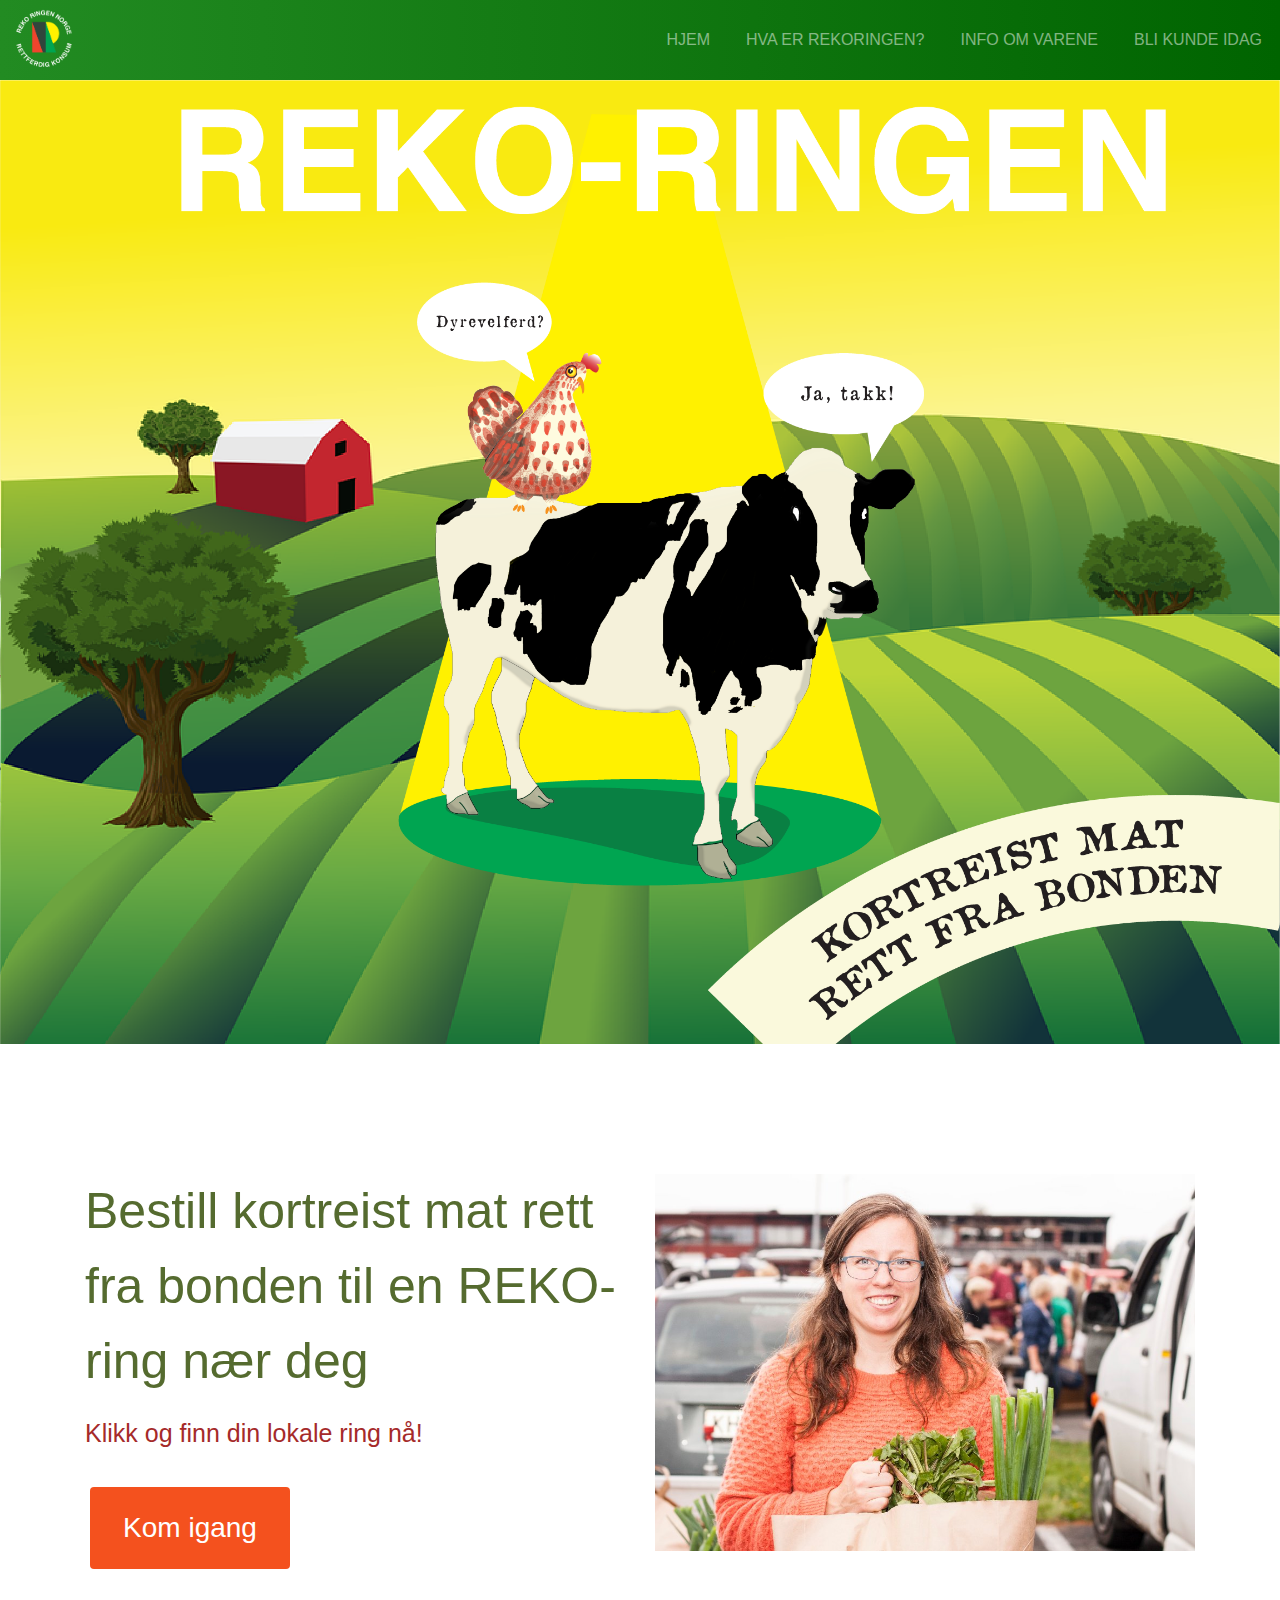
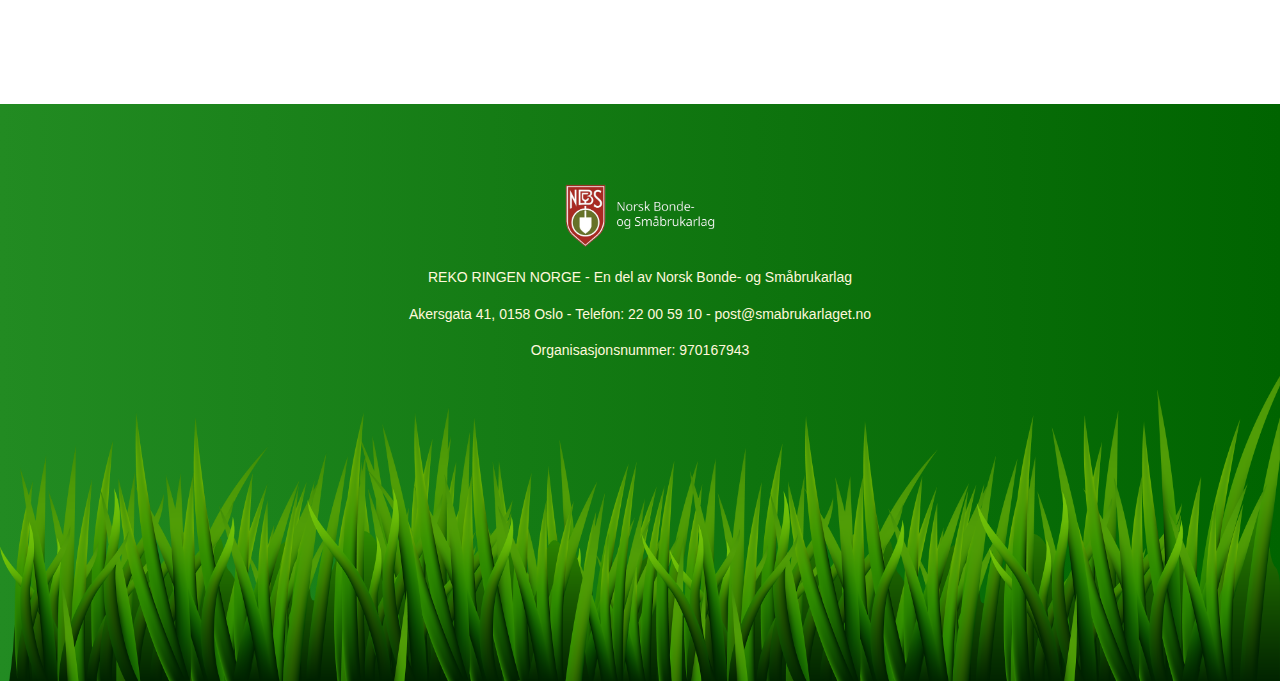
<file: index.html>
<!DOCTYPE html>
<html>
<head>
        <title> Rekoringen Norge - Rettferdig konsum</title>
        <link rel="stylesheet" href="style.css">
        <link rel="stylesheet" href="https://stackpath.bootstrapcdn.com/bootstrap/4.4.1/css/bootstrap.min.css" integrity="sha384-Vkoo8x4CGsO3+Hhxv8T/Q5PaXtkKtu6ug5TOeNV6gBiFeWPGFN9MuhOf23Q9Ifjh" crossorigin="anonymous">
        <script src="https://code.jquery.com/jquery-3.4.1.slim.min.js" integrity="sha384-J6qa4849blE2+poT4WnyKhv5vZF5SrPo0iEjwBvKU7imGFAV0wwj1yYfoRSJoZ+n" crossorigin="anonymous"></script>
        <script src="https://stackpath.bootstrapcdn.com/bootstrap/4.4.1/js/bootstrap.min.js" integrity="sha384-wfSDF2E50Y2D1uUdj0O3uMBJnjuUD4Ih7YwaYd1iqfktj0Uod8GCExl3Og8ifwB6" crossorigin="anonymous"></script>
        <meta name="viewport" content="width=device-width, initial-scale=1.0">

        
    </head>
    
    <body>
        
<section id="nav-bar">   
<nav class="navbar navbar-expand-lg navbar-dark">
  <a class="navbar-brand" href="index.html"><img src="logo.png "></a>
  <button class="navbar-toggler" type="button" data-toggle="collapse" data-target="#navbarNav" aria-controls="navbarNav" aria-expanded="false" aria-label="Toggle navigation">
    <span class="navbar-toggler-icon"></span>
  </button>
  <div class="collapse navbar-collapse" id="navbarNav">
    <ul class="navbar-nav ml-auto">
      <li class="nav-item">
        <a class="nav-link" href="index.html">HJEM</a>
      </li>
      <li class="nav-item">
        <a class="nav-link" href="om.html">HVA ER REKORINGEN?</a>
      </li>
         <li class="nav-item">
        <a class="nav-link" href="varer.html">INFO OM VARENE</a>
      </li>
      <li class="nav-item">
        <a class="nav-link" href="order.html">BLI KUNDE IDAG</a>
      </li>
    </ul>
  </div>
</nav>
</section>
        
    
<!------------------banner-home section---------------------->
    
<section id="banner-home">
<img src="forsidebilde.png" class="front-image">
</section>
        
<!----------------banner-home2 section---------------------->

<section id="banner-home2">
<div class="container"> 
<div class="row">
<div class="col-md-6">
<p class="promo-title" "text-justify"> Bestill kortreist mat rett fra bonden til en REKO-ring nær deg </p>
<p class="promo-title-small" "text-justify">Klikk og finn din lokale ring nå! </p>
    <a href="https://www.google.com/maps/d/viewer?mid=1xvx6CIa6i406wG7z2u01wupMVp3avF7J&ll=64.49448399808931%2C17.546440899999993&z=5" target="_blank"> <button class="button" style="vertical-align:middle"><span>Kom igang</span></button></a>
</div>
<div class="col-md-6 text center">
    <img src="dame_pose.jpg" class="img-dame">

</div>
</div>    
</div>
</section>       
    

<!----------------footer section---------------------->
<section id="footer">
<div class="container fluid bg-3 text-center">
<div class="footer-box">
<p></p>
<img src="logo-nbs.png"> 
<p class="footer-text"> REKO RINGEN NORGE - En del av Norsk Bonde- og Småbrukarlag </p>
<p></p>
    <p class="footer-text"> Akersgata 41, 0158 Oslo - Telefon: 22 00 59 10 - post@smabrukarlaget.no</p>
    <p class="footer-text">Organisasjonsnummer: 970167943 </p>
</div>
</div>      
 
<img src="gress.png" class="grassborder-img">
</section> 
            


</body>
</html>
</file>
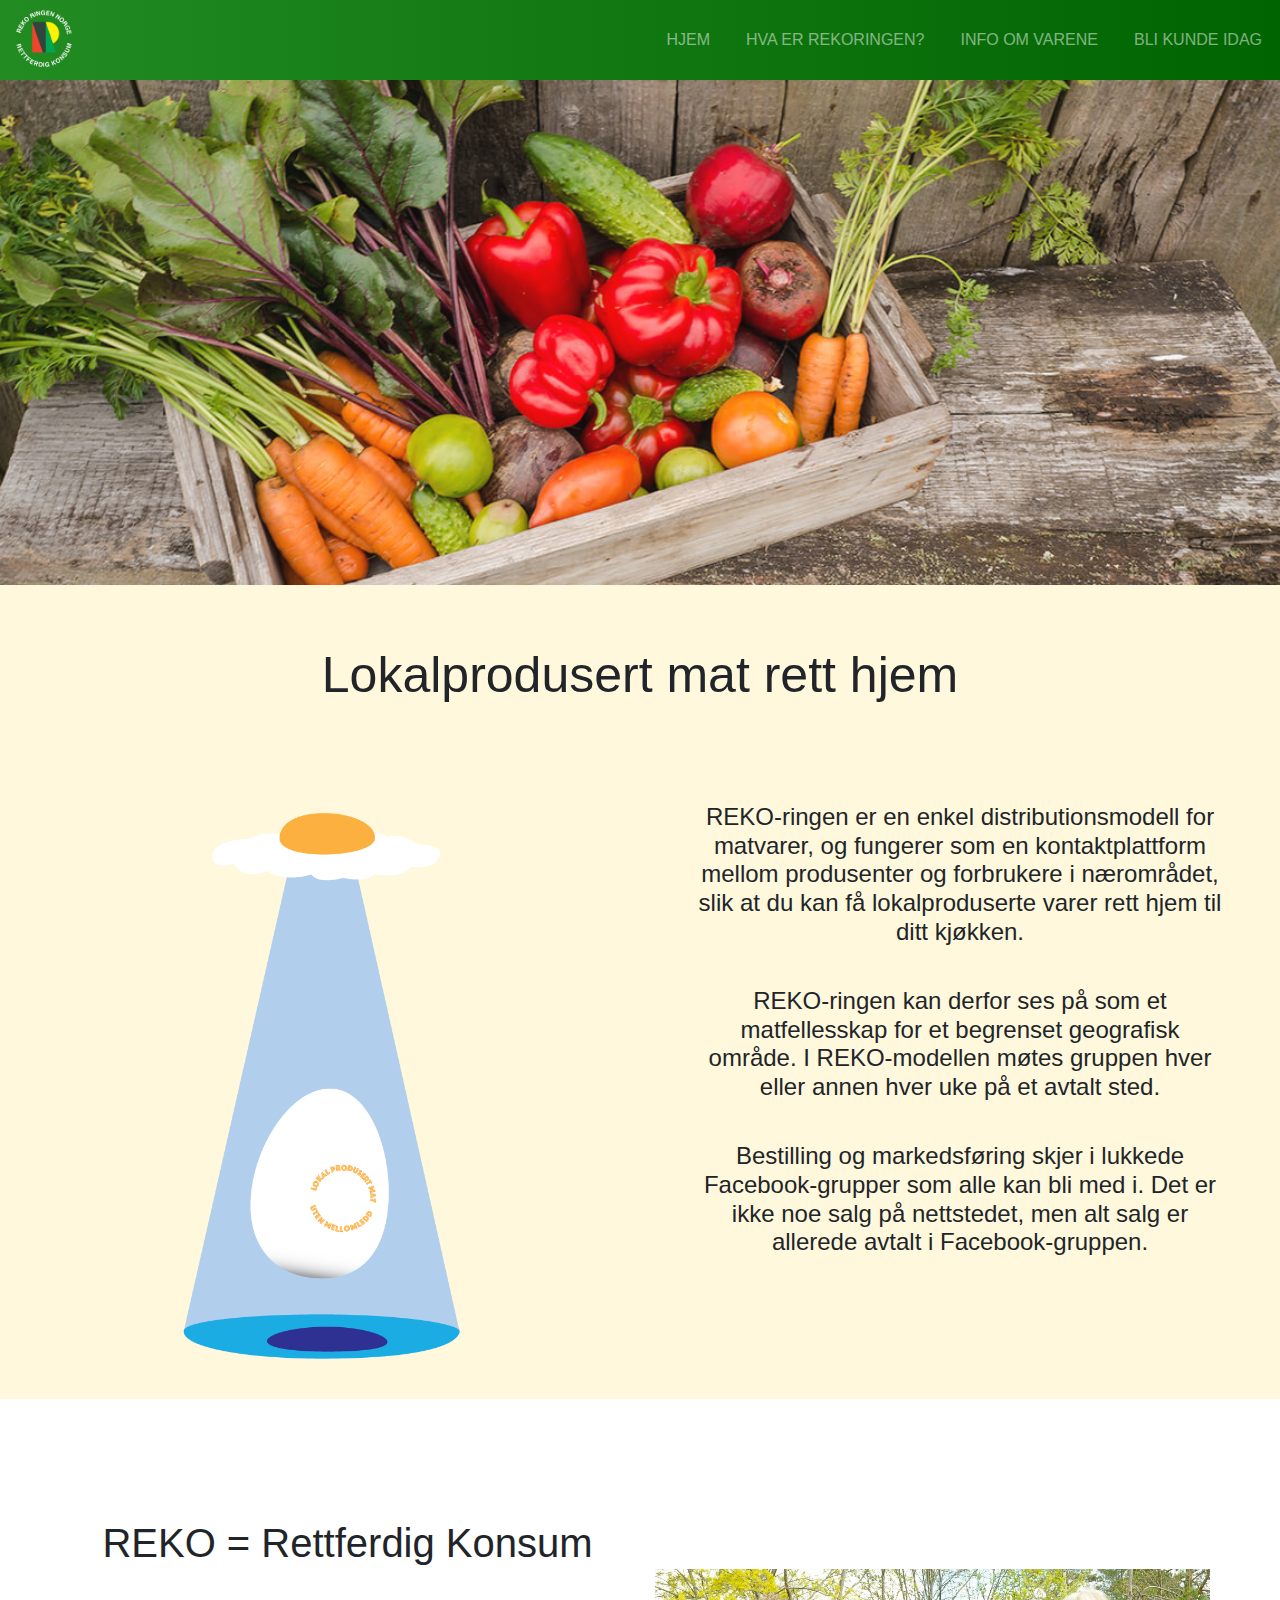
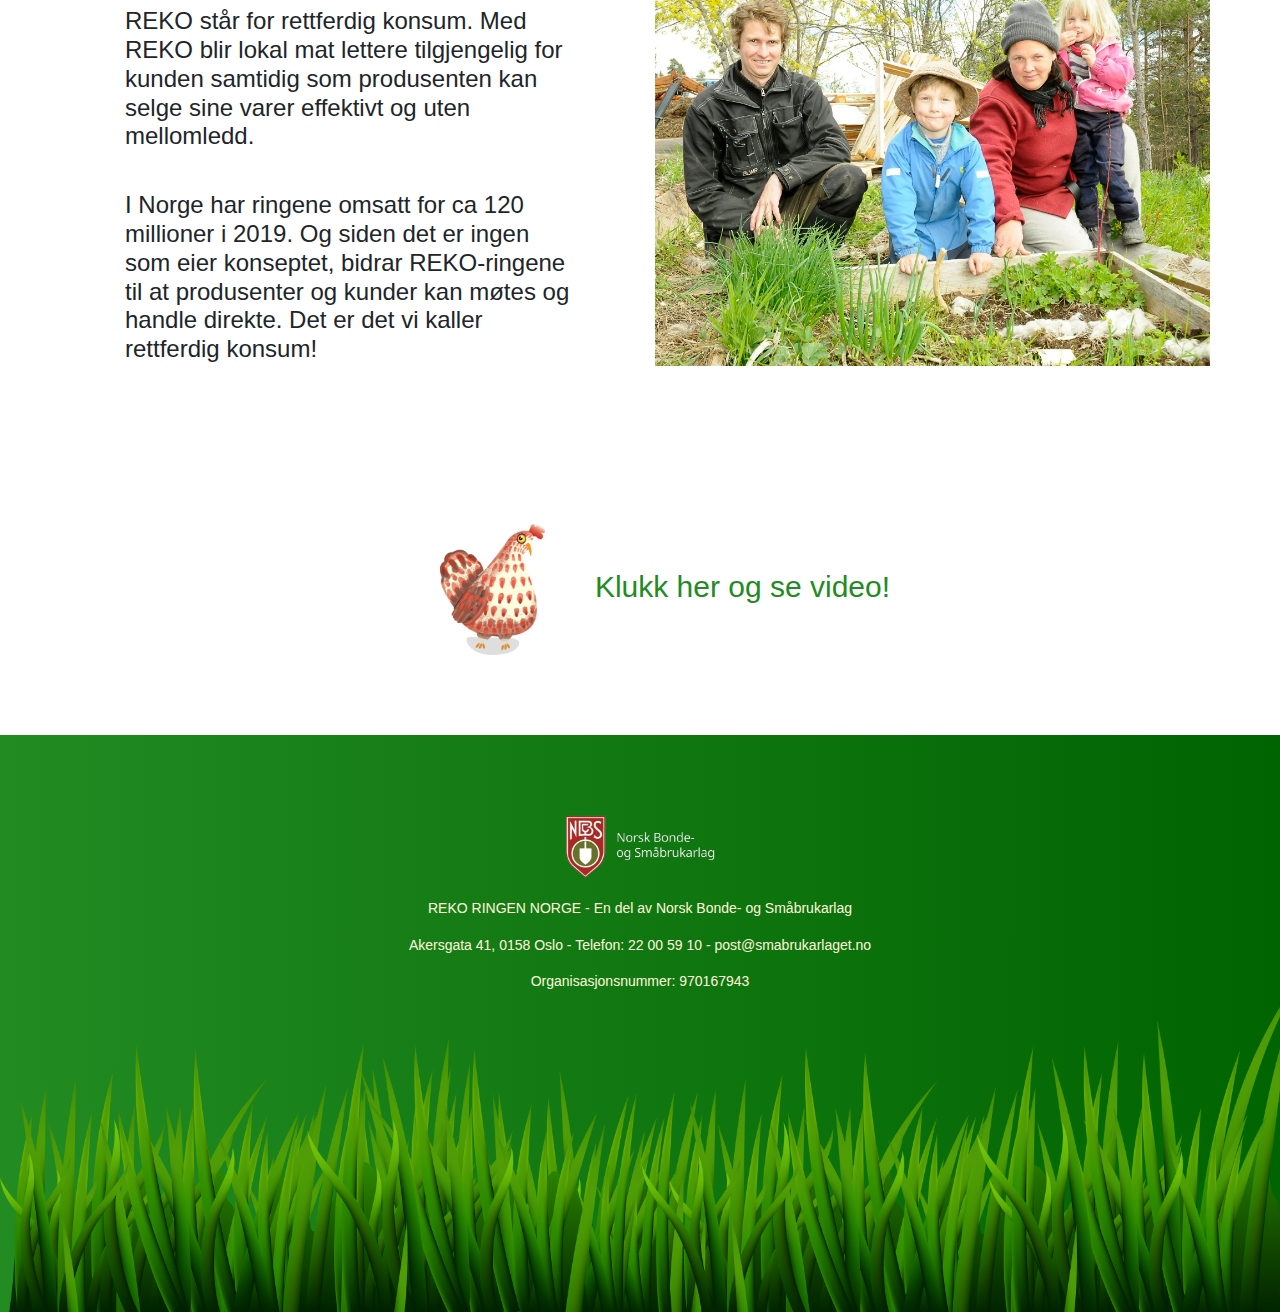
<file: om.html>
<!DOCTYPE html>
<html>
<head>
        <title> Rekoringen Norge - Om </title>
        <link rel="stylesheet" href="style.css">
        <link rel="stylesheet" href="https://stackpath.bootstrapcdn.com/bootstrap/4.4.1/css/bootstrap.min.css" integrity="sha384-Vkoo8x4CGsO3+Hhxv8T/Q5PaXtkKtu6ug5TOeNV6gBiFeWPGFN9MuhOf23Q9Ifjh" crossorigin="anonymous">
        <script src="https://code.jquery.com/jquery-3.4.1.slim.min.js" integrity="sha384-J6qa4849blE2+poT4WnyKhv5vZF5SrPo0iEjwBvKU7imGFAV0wwj1yYfoRSJoZ+n" crossorigin="anonymous"></script>
        <script src="https://stackpath.bootstrapcdn.com/bootstrap/4.4.1/js/bootstrap.min.js" integrity="sha384-wfSDF2E50Y2D1uUdj0O3uMBJnjuUD4Ih7YwaYd1iqfktj0Uod8GCExl3Og8ifwB6" crossorigin="anonymous"></script>
        
    </head>
    
    <body>

        
<section id="nav-bar">   
<nav class="navbar navbar-expand-lg navbar-dark">
  <a class="navbar-brand" href="index.html"><img src="logo.png"></a>
  <button class="navbar-toggler" type="button" data-toggle="collapse" data-target="#navbarNav" aria-controls="navbarNav" aria-expanded="false" aria-label="Toggle navigation">
    <span class="navbar-toggler-icon"></span>
  </button>
  <div class="collapse navbar-collapse" id="navbarNav">
    <ul class="navbar-nav ml-auto">
      <li class="nav-item">
        <a class="nav-link" href="index.html">HJEM</a>
      </li>
      <li class="nav-item">
        <a class="nav-link" href="om.html">HVA ER REKORINGEN?</a>
      </li>
         <li class="nav-item">
        <a class="nav-link" href="varer.html">INFO OM VARENE</a>
      </li>
      <li class="nav-item">
        <a class="nav-link" href="order.html">BLI KUNDE IDAG</a>
      </li>
    </ul>
  </div>
</nav>
</section>

<!-------------------banner about------------------------>

<section id="banner-om">
<img src="colorful-vegetables.jpg" class="banner-om-image">
</section>
        
<!-------------------section about------------------------>

<section id="about">
<div class="container-fluid bg-3 text-center">
<h2 class="about-title" "text-justify">Lokalprodusert mat rett hjem</h2> 
<div class="row"> 
<div class="col-md-6 about">
<div class="img-circle"><img src="egg.png" class="about-img"></div>  
</div>
<div class="col-md-6 about">
<h4 class="about-text" "text-justify">REKO-ringen er en enkel distributionsmodell for matvarer, og fungerer som en kontaktplattform mellom produsenter og forbrukere i nærområdet, slik at du kan få lokalproduserte varer rett hjem til ditt kjøkken. </h4>

<h4 class="about-text" "text-justify">
REKO-ringen kan derfor ses på som et matfellesskap for et begrenset geografisk område. I REKO-modellen møtes gruppen hver eller annen hver uke på et avtalt sted. </h4>
    
<h4 class="about-text" "text-justify">   Bestilling og markedsføring skjer i lukkede Facebook-grupper som alle kan bli med i. Det er ikke noe salg på nettstedet, men alt salg er allerede avtalt i Facebook-gruppen.</h4> 
 
</div>    
</div>
</div>
</section>


        
<!----------------------section history--------------->
        
        
<section id="history">
<div class="row"> 
<div class="col-md-6 about">
<div class="container">
<h1 class="history-title text-center">REKO = Rettferdig Konsum </h1>
<h4 class="order-text" "text-justify">
</h4>

<h4 class="history-text" "text-justify">REKO står for rettferdig konsum. Med REKO blir lokal mat lettere tilgjengelig for kunden samtidig som produsenten kan selge sine varer effektivt og uten mellomledd.</h4>
<h4 class="history-text" "text-justify"> I Norge har ringene omsatt for ca 120 millioner i 2019. Og siden det er ingen som eier konseptet, bidrar REKO-ringene til at produsenter og kunder kan møtes og handle direkte. Det er det vi kaller rettferdig konsum! </h4>
</div>
</div>
    
<div class="col-md-6 about">
<img src="familie_produsent.jpg" class="history-img">

</div>
</div>
</section>

<!-----------------video----------------->

<section id="video">
<div class="container">
<center><a href="https://www.youtube.com/watch?v=JeAEpHCQvOc&feature=youtu.be" target="_blank"><img src="ckickAsset%206@5x.png" class="play-btn" >Klukk her og se video!</a></center>
</div> 
    </section>

        

<!----------------footer section---------------------->
    
<section id="footer">
<div class="container fluid bg-3 text-center">
<div class="footer-box">
<p></p>
<img src="logo-nbs.png"> 
<p class="footer-text"> REKO RINGEN NORGE - En del av Norsk Bonde- og Småbrukarlag </p>
<p></p>
    <p class="footer-text"> Akersgata 41, 0158 Oslo - Telefon: 22 00 59 10 - post@smabrukarlaget.no</p>
    <p class="footer-text">Organisasjonsnummer: 970167943 </p>
</div>
</div>      
 
<img src="gress.png" class="grassborder-img">
</section> 

</body>
</html>
</file>
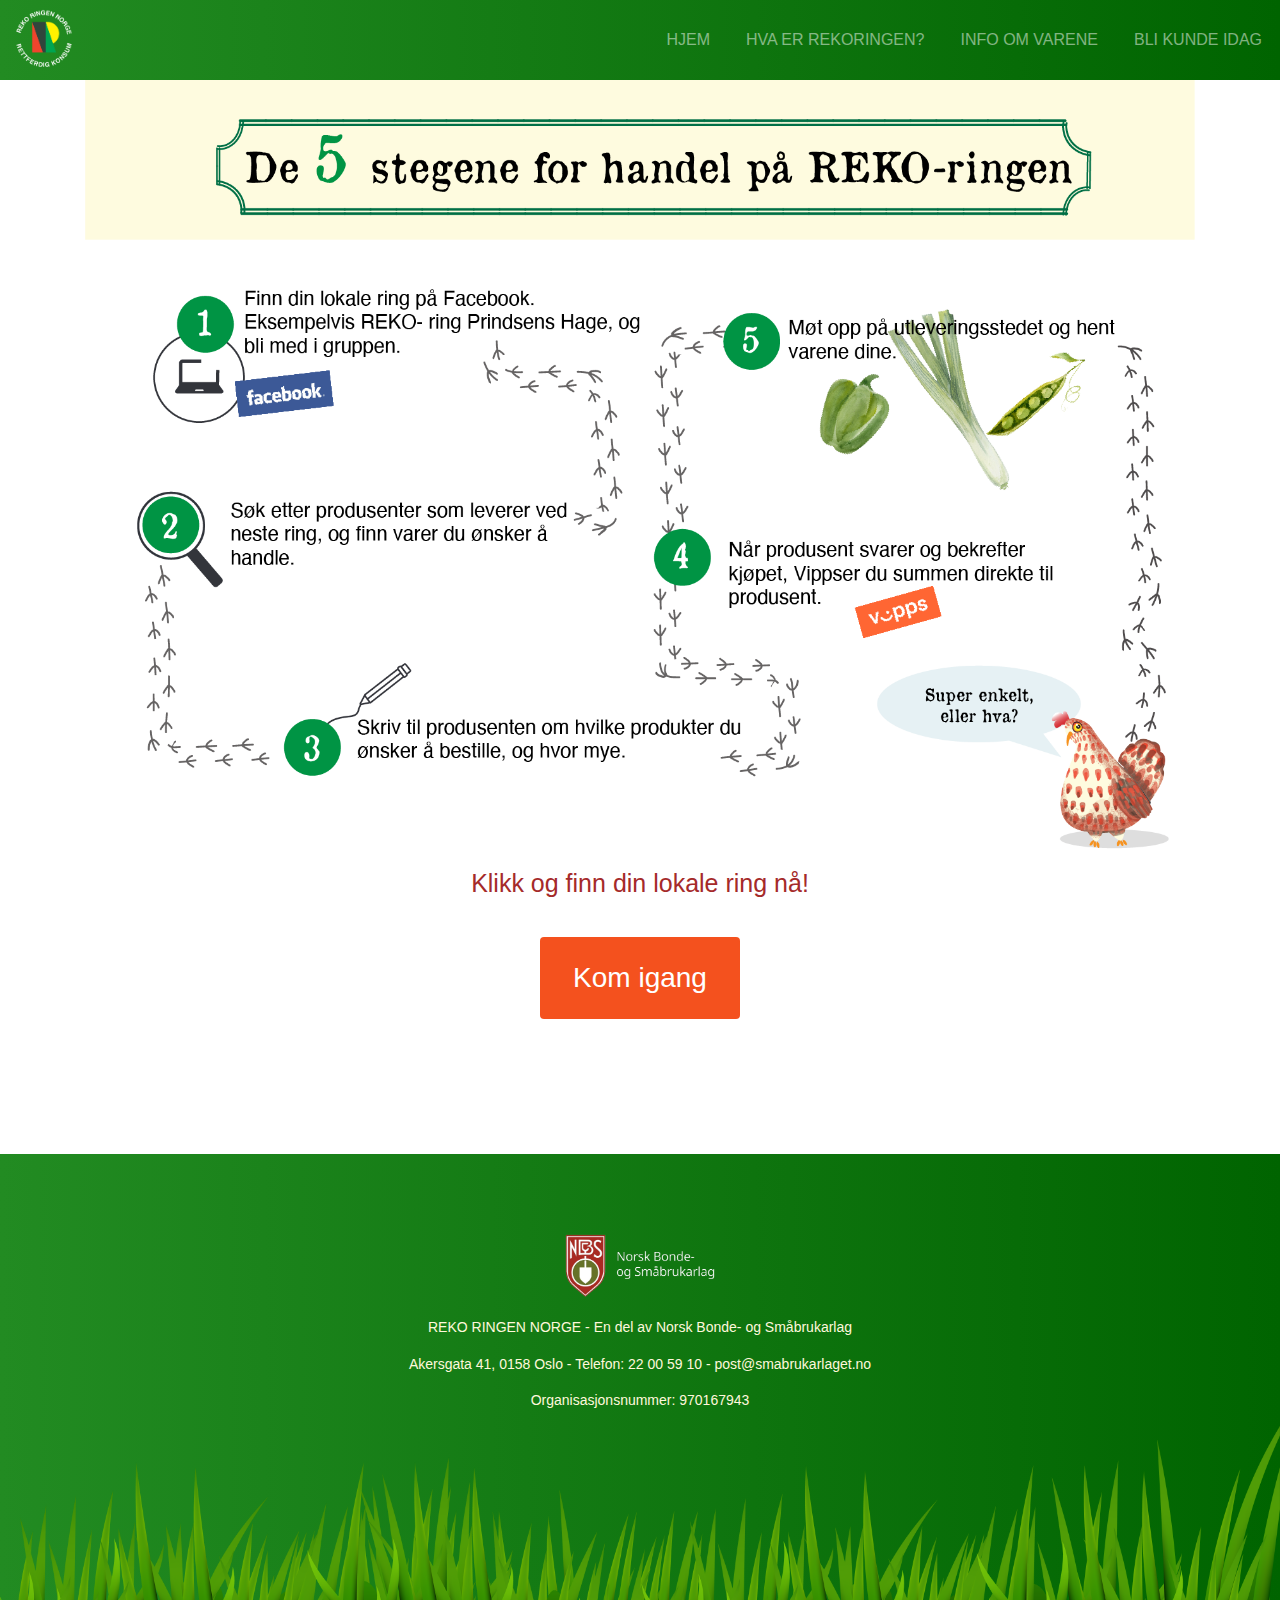
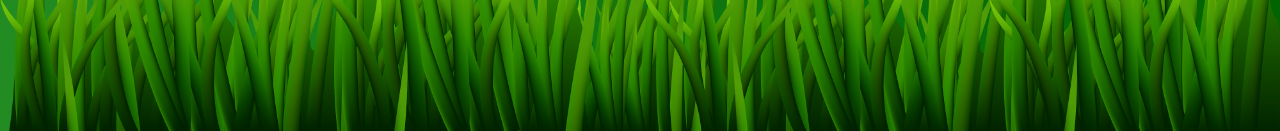
<file: order.html>
<!DOCTYPE html>
<html>
<head>
        <title> Rekoringen Norge - bli kunde</title>
        <link rel="stylesheet" href="style.css">
        <link rel="stylesheet" href="https://stackpath.bootstrapcdn.com/bootstrap/4.4.1/css/bootstrap.min.css" integrity="sha384-Vkoo8x4CGsO3+Hhxv8T/Q5PaXtkKtu6ug5TOeNV6gBiFeWPGFN9MuhOf23Q9Ifjh" crossorigin="anonymous">
        <script src="https://code.jquery.com/jquery-3.4.1.slim.min.js" integrity="sha384-J6qa4849blE2+poT4WnyKhv5vZF5SrPo0iEjwBvKU7imGFAV0wwj1yYfoRSJoZ+n" crossorigin="anonymous"></script>
        <script src="https://stackpath.bootstrapcdn.com/bootstrap/4.4.1/js/bootstrap.min.js" integrity="sha384-wfSDF2E50Y2D1uUdj0O3uMBJnjuUD4Ih7YwaYd1iqfktj0Uod8GCExl3Og8ifwB6" crossorigin="anonymous"></script>
        
    </head>
    
    <body>

        
<section id="nav-bar">   
<nav class="navbar navbar-expand-lg navbar-dark">
  <a class="navbar-brand" href="index.html"><img src="logo.png"></a>
  <button class="navbar-toggler" type="button" data-toggle="collapse" data-target="#navbarNav" aria-controls="navbarNav" aria-expanded="false" aria-label="Toggle navigation">
    <span class="navbar-toggler-icon"></span>
  </button>
  <div class="collapse navbar-collapse" id="navbarNav">
    <ul class="navbar-nav ml-auto">
      <li class="nav-item">
        <a class="nav-link" href="index.html">HJEM</a>
      </li>
      <li class="nav-item">
        <a class="nav-link" href="om.html">HVA ER REKORINGEN?</a>
      </li>
         <li class="nav-item">
        <a class="nav-link" href="varer.html">INFO OM VARENE</a>
      </li>
      <li class="nav-item">
        <a class="nav-link" href="order.html">BLI KUNDE IDAG</a>
      </li>
    </ul>
  </div>
</nav>
</section>
            
        
<!----------------how to section-------------->

<section id="how">
<div class="container">
<img src="infographics.png" class="infograph-img">
    </div>

<div class="promo-order"> 
<p class="promo-title-small" "text-justify">Klikk og finn din lokale ring nå! </p>
    <a href="https://www.google.com/maps/d/viewer?mid=1xvx6CIa6i406wG7z2u01wupMVp3avF7J&ll=64.49448399808931%2C17.546440899999993&z=5" target="_blank"> <button class="button" style="vertical-align:middle"><span>Kom igang</span></button></a>
    </div>
  
</section> 
    

        
<!----------------footer section---------------------->

<section id="footer">
<div class="container fluid bg-3 text-center">
<div class="footer-box">
<p></p>
<img src="logo-nbs.png"> 
<p class="footer-text"> REKO RINGEN NORGE - En del av Norsk Bonde- og Småbrukarlag </p>
<p></p>
    <p class="footer-text"> Akersgata 41, 0158 Oslo - Telefon: 22 00 59 10 - post@smabrukarlaget.no</p>
    <p class="footer-text">Organisasjonsnummer: 970167943 </p>
</div>
</div> 
  

<img src="gress.png" class="grassborder-img">

    
</section>   
</body>
</html>
</file>
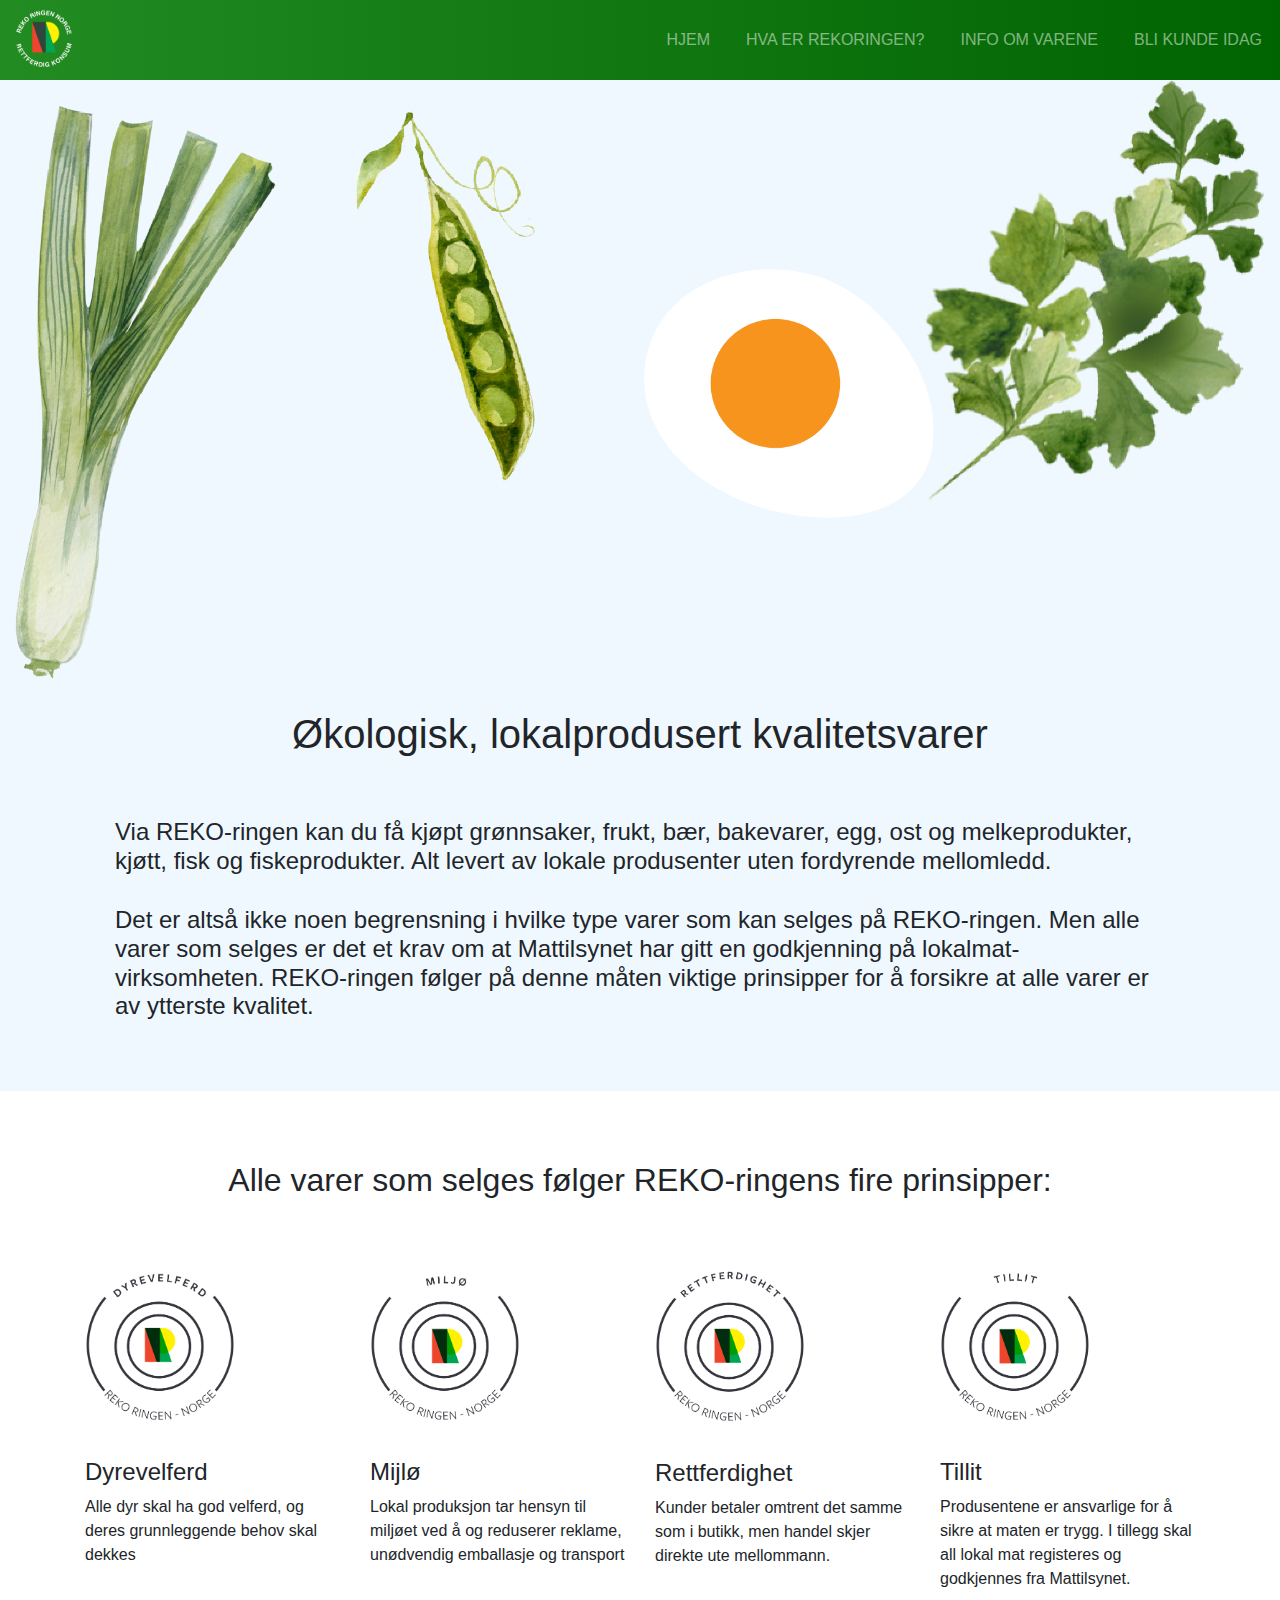
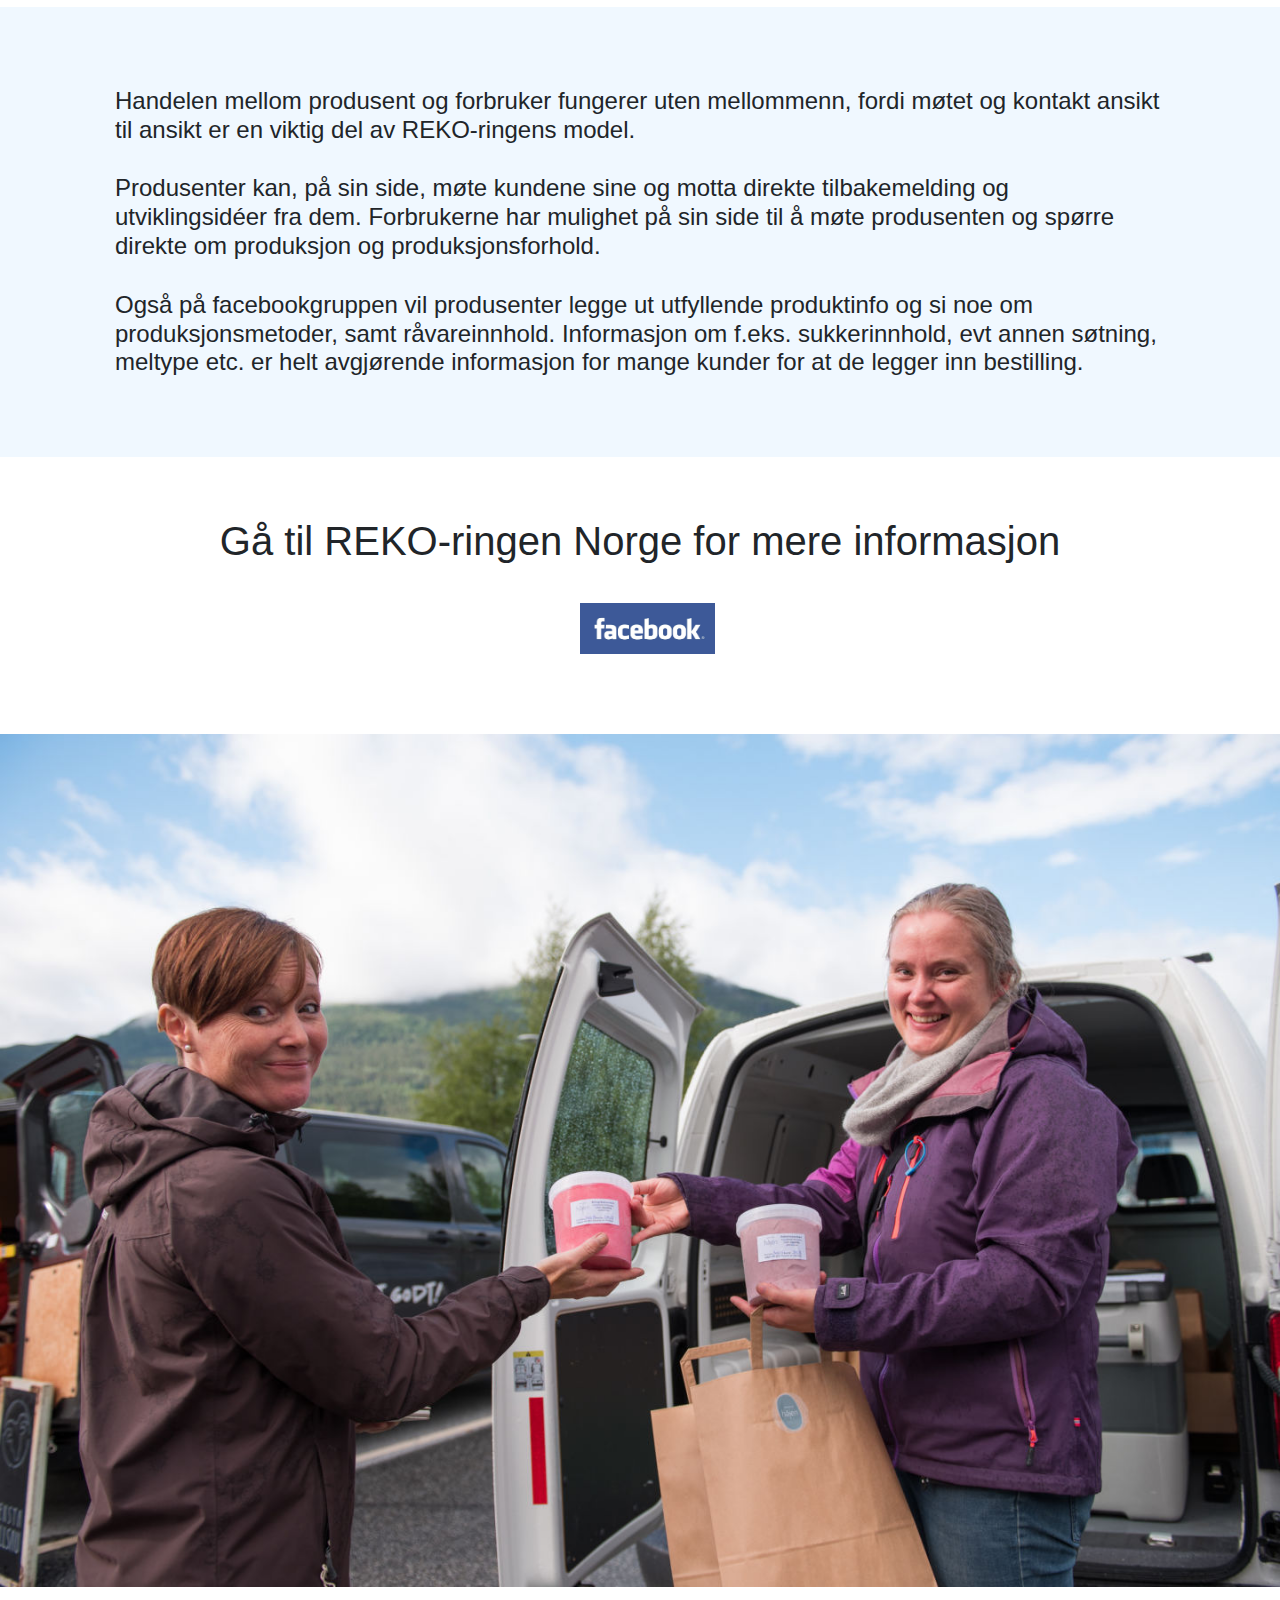
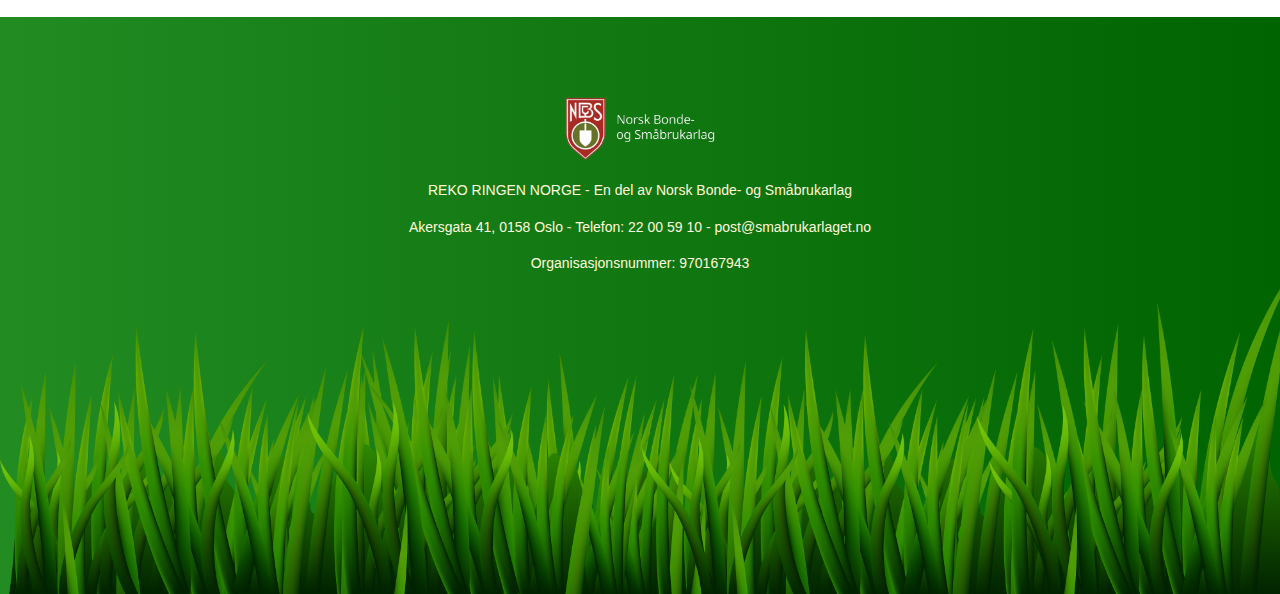
<file: varer.html>
<!DOCTYPE html>
<html>
<head>
        <title> Rekoringen Norge - kvalitetsvarer</title>
        <link rel="stylesheet" href="style.css">
        <link rel="stylesheet" href="https://stackpath.bootstrapcdn.com/bootstrap/4.4.1/css/bootstrap.min.css" integrity="sha384-Vkoo8x4CGsO3+Hhxv8T/Q5PaXtkKtu6ug5TOeNV6gBiFeWPGFN9MuhOf23Q9Ifjh" crossorigin="anonymous">
        <script src="https://code.jquery.com/jquery-3.4.1.slim.min.js" integrity="sha384-J6qa4849blE2+poT4WnyKhv5vZF5SrPo0iEjwBvKU7imGFAV0wwj1yYfoRSJoZ+n" crossorigin="anonymous"></script>
        <script src="https://stackpath.bootstrapcdn.com/bootstrap/4.4.1/js/bootstrap.min.js" integrity="sha384-wfSDF2E50Y2D1uUdj0O3uMBJnjuUD4Ih7YwaYd1iqfktj0Uod8GCExl3Og8ifwB6" crossorigin="anonymous"></script>
        
    </head>
    
    <body>

        
<section id="nav-bar">   
<nav class="navbar navbar-expand-lg navbar-dark">
  <a class="navbar-brand" href="index.html"><img src="logo.png"></a>
  <button class="navbar-toggler" type="button" data-toggle="collapse" data-target="#navbarNav" aria-controls="navbarNav" aria-expanded="false" aria-label="Toggle navigation">
    <span class="navbar-toggler-icon"></span>
  </button>
  <div class="collapse navbar-collapse" id="navbarNav">
    <ul class="navbar-nav ml-auto">
      <li class="nav-item">
        <a class="nav-link" href="index.html">HJEM</a>
      </li>
      <li class="nav-item">
        <a class="nav-link" href="om.html">HVA ER REKORINGEN?</a>
      </li>
         <li class="nav-item">
        <a class="nav-link" href="varer.html">INFO OM VARENE</a>
      </li>
      <li class="nav-item">
        <a class="nav-link" href="order.html">BLI KUNDE IDAG</a>
      </li>
    </ul>
  </div>
</nav>
</section>
            
        
<!----------------varer section-------------->

<section id="varer">
<div class="container-fluid">
<img src="gr%C3%B8nnsaker_banner.png" class="img-vegbanner">   

</div>
    

<div class="container">
<h1 class="varer-title text-center"> Økologisk, lokalprodusert kvalitetsvarer</h1>
<h4 class="varer-text-sm" "text-justify"> Via REKO-ringen kan du få kjøpt grønnsaker, frukt, bær, bakevarer, egg, ost og melkeprodukter, kjøtt, fisk og fiskeprodukter. Alt levert av lokale produsenter uten fordyrende mellomledd.</h4>
<h4 class="varer-text-sm" "text-justify">Det er altså ikke noen begrensning i hvilke type varer som kan selges på REKO-ringen. Men alle varer som selges er det et krav om at Mattilsynet har gitt en godkjenning på lokalmat-virksomheten. REKO-ringen følger på denne måten viktige prinsipper for å forsikre at alle varer er av ytterste kvalitet.</h4> 
    
</div>
</section> 
    
<!------------- section prinsiple ----------->

<section id="prinsiple">
<div class="container">
<h2 class="prinsiple-text text-center">Alle varer som selges følger REKO-ringens fire prinsipper: </h2>
<div class="row">
<div class="col-md-3 varer">
<img src="dyrevelferdAsset%202@5x.png" class="prinsiple-img">
<h4>Dyrevelferd</h4>
<p> Alle dyr skal ha god velferd, og deres grunnleggende behov skal dekkes</p>
    </div>
<div class="col-md-3 varer">
<img src="milj%C3%B8Asset%203@5x.png" class="prinsiple-img">
<h4>Mijlø</h4>
<p>Lokal produksjon tar hensyn til miljøet ved å og reduserer reklame, unødvendig emballasje og transport </p>
    </div>
<div class="col-md-3 varer">
<img src="rettfAsset%204@5x.png" class="prinsiple-img"><h4>Rettferdighet</h4>
<p> Kunder betaler omtrent det samme som i butikk, men handel skjer direkte ute mellommann.</p>

    </div>
<div class="col-md-3 varer">
<img src="tillitAsset%205@5x.png" class="prinsiple-img">
<h4>Tillit</h4>
<p>Produsentene er ansvarlige for å sikre at maten er trygg. I tillegg skal all lokal mat registeres og godkjennes fra Mattilsynet. </p>
    </div>
    </div>    
    </div>
    
<!-------------section varer2------------->

<section id="varer2">
<div class="container">
<h4 class="varer-text-sm" "text-justify"> Handelen mellom produsent og forbruker fungerer uten mellommenn, fordi møtet og kontakt ansikt til ansikt er en viktig del av REKO-ringens model.</h4>
<h4 class="varer-text-sm" "text-justify"> Produsenter kan, på sin side, møte kundene sine og motta direkte tilbakemelding og utviklingsidéer fra dem. Forbrukerne har mulighet på sin side til å møte produsenten og spørre direkte om produksjon og produksjonsforhold.</h4>
<h4 class="varer-text-sm" "text-justify">
 Også på facebookgruppen vil produsenter legge ut utfyllende produktinfo og si noe om produksjonsmetoder, samt råvareinnhold. Informasjon om f.eks. sukkerinnhold, evt annen søtning, meltype etc. er helt avgjørende informasjon for mange kunder for at de legger inn bestilling. </h4>
    
</div>
</section> 
    
    
    
    </section>  

<!-----------------product promo---------------->
    
<section id="product-promo">
<div class="container">    
<h1 class="order-text-sm" "text-justify">Gå til REKO-ringen Norge for mere informasjon </h1>
<a href="https://www.facebook.com/groups/rekonorge/"><img src="facebook-icon.jpg"
class="facebook-btn"></a>
</div>

</section> 
    
<div> 
<img src="varelevering.jpg" class="img-order">   
    </div>



    

        
<!----------------footer section---------------------->

<section id="footer">
<div class="container fluid bg-3 text-center">
<div class="footer-box">
<p></p>
<img src="logo-nbs.png"> 
<p class="footer-text"> REKO RINGEN NORGE - En del av Norsk Bonde- og Småbrukarlag </p>
<p></p>
    <p class="footer-text"> Akersgata 41, 0158 Oslo - Telefon: 22 00 59 10 - post@smabrukarlaget.no</p>
    <p class="footer-text">Organisasjonsnummer: 970167943 </p>
</div>
</div> 
  

<img src="gress.png" class="grassborder-img">

    
</section>   
</body>
</html>
</file>
<file: style.css>
*
{
    margin: 0;
    padding: 0;
    
}
body
{
    font-family: sans-serif;
    
}
#nav-bar
{
    position: sticky;
    top: 0;
    z-index: 10;
}
.navbar
{
    background-image: linear-gradient(to right, #228B22, #006400);
    padding: 0 !important;
}

.navbar-brand img
{
    height: 70px;
    padding-left: 10px;
}
.navbar-nav li
{
    padding: 0 10px;
}
.navbar-nav li a
{
    font-weight: 500;
    float: right; 
    text-align: left;
}

.navbar-toggler
{
    outline: none !important;
}


/*--------------- banner-home --------------*/

#banner-home
{
    color: #fff;
    padding-top: 0%;
    padding-bottom: 0px;
    
}

.front-image
{
    width:100%;
    padding-bottom: none;
}

/*--------------- banner-home2 --------------*/

#banner-home2
{
    padding-top: 30px;
    padding-bottom: 100px;
}
.promo-title
{
    font-size: 50px;
    padding-top: 100px;
    color:darkolivegreen;
}
.promo-title-small
{
    font-size:25px;
    font-weight: 200;
    color:brown;
    margin-bottom: 30px;
}

.promo-find-title
{
    color:cornflowerblue;
}

.button {
  display: inline-block;
  border-radius: 4px;
  background-color: #f4511e;
  border: none;
  color: #FFFFFF;
  text-align: center;
  font-size: 28px;
  padding: 20px;
  width: 200px;
  transition: all 0.5s;
  cursor: pointer;
  margin: 5px;
}

.button span {
  cursor: pointer;
  display: inline-block;
  position: relative;
  transition: 0.5s;
}

.button span:after {
  content: '\00bb';
  position: absolute;
  opacity: 0;
  top: 0;
  right: -20px;
  transition: 0.5s;
}

.button:hover span {
  padding-right: 25px;
}

.button:hover span:after {
  opacity: 1;
  right: 0;
}

.img-dame
{
    width: 100%;
    padding-top: 100px;
    display: flex;
    align-items: center;
    justify-content: center;
}


/*---------------about page------------------*/

#about
{
    padding: 0px 0;
    padding-bottom: 40px;
    background-color:cornsilk;
}

.banner-om-image
{
    width: 100%;
    opacity: 95%;
    display:block;
}


.about-img
{
    width: 280px;
    padding-top: 50px;
    padding-left: 30px 0;
    

}

.about-title
{
    font-size: 50px;
    font-style: bold;
    padding-bottom: 50px;
    padding-top: 60px; 
}

.about-text
{
    margin: 40px;
    padding-right: 100px 0; 
}


#video

.play-btn
{
    width:105px;
    margin: 50px;
}

#video a
{
    color:forestgreen;
    font-size: 30px;
    text-decoration:none;
}

#history
{
    margin: 70px;
    background-color:white;
}

.history-title
{
    padding-top: 50px;
    padding-bottom: 0px;
}

.history-text
{
    margin: 40px;
    padding-right: 100px 0; 
}

.history-img
{
    width:100%;
    padding-top: 100px;
    display: flex;
    align-items: center;
    justify-content: center;
}



/*--------------varer page ----------------*/

#varer
{
    background-color:aliceblue;
    padding-bottom: 40px;
    padding-top: 0px;
}

.colum 
{
    width: 100%;
}

.varer-title
{
    padding-top: 0px;
    padding-bottom: 30px;
    margin: 30px; 
}
.varer-text-sm
{
    margin: 30px;
}

.img-vegbanner
{
  width: 100%;  
}

.img-order
{
    width: 100%;
}

#prinsiple
{
    padding-top: 40px;
}

.prinsiple-img
{
    width: 150px;
    padding-bottom: 35px;
 }

.prinsiple-text
{
    margin: 30px;
    padding-bottom: 40px;
}

.facebook-btn
{
    width: 150px;
    margin-top: 30px;
    padding-left: 15px;
    padding-bottom:80px;
}

#product-promo
{
     text-align: center;
}

#varer2
{
    background-color: aliceblue;
    padding-bottom: 50px;
    padding-top: 50px; 
}

/*--------------order page ----------------*/

#how
{
    background-color: white;
    padding-bottom: 100px;
    padding-top: 0px;
 }

.how-text-sm
{
    padding:110px;
}

.infograph-img
{
    width:100%;
    padding-top: 0px;
    padding-bottom: none; 
}

.promo-order
{
    text-align: center;
}

#product-promo
{
    padding-top: 60px; 
}






/*--------------------footer section-------------*/

#footer
{
    background-image:linear-gradient(to right, #228B22, #006400);
    color: #fff;
}

.footer-box
{
    margin-top: 30px;
    padding: 0px;
    
    
}

.footer-text
{
    font-size:14px;
    font-weight: 150;
    color: cornsilk;
    margin-bottom: 15px;   
    
}

.footer-box img
{
    width: 150px;
    margin-top: 80px;
    margin-bottom: 20px;
    
}

.grassborder-img
{
    width:100%;
}
</file>
